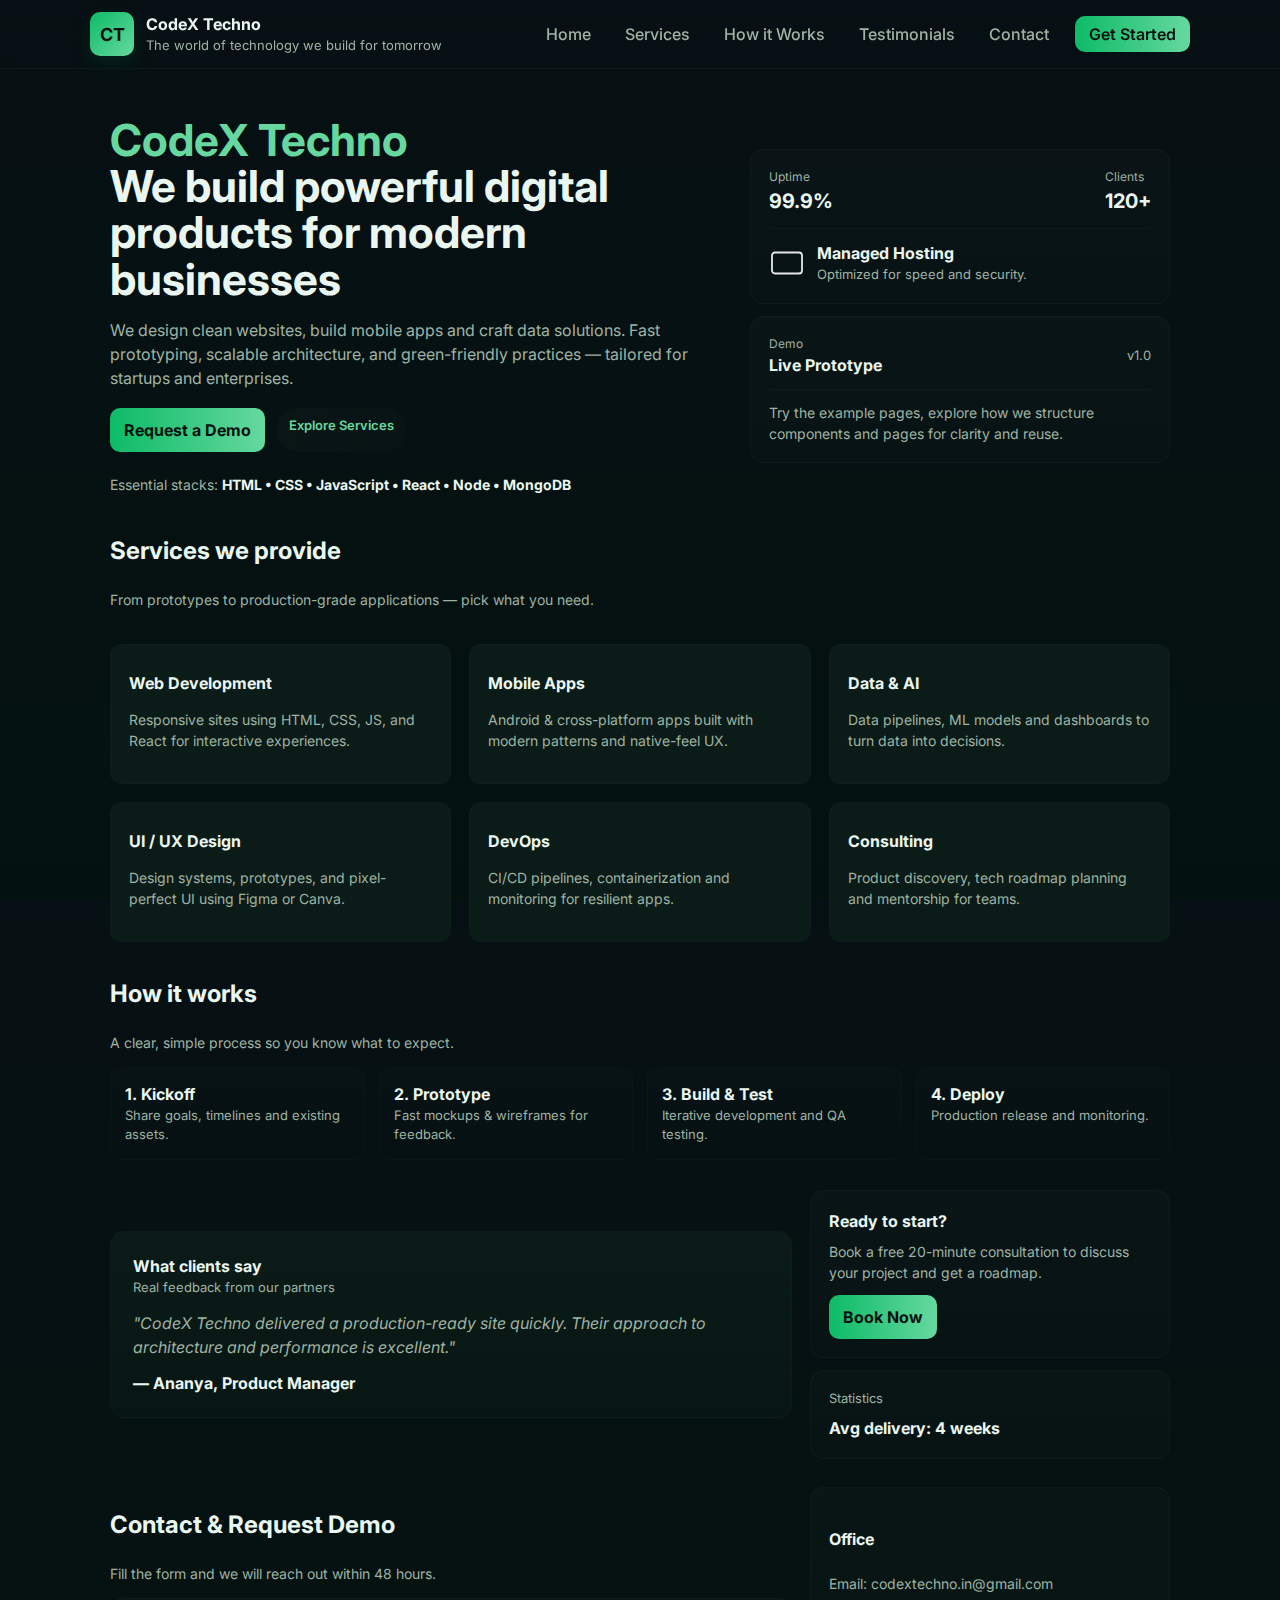
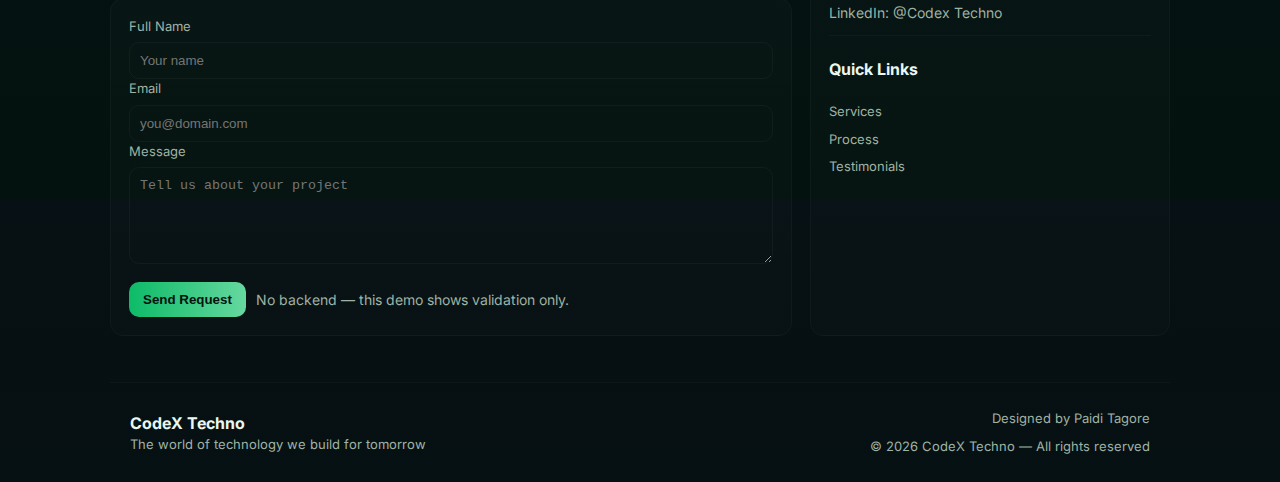
<file: index.html>
<!doctype html>
<html lang="en">
<head>
  <meta charset="utf-8" />
  <meta name="viewport" content="width=device-width,initial-scale=1" />
  <title>CodeX Techno — The world of technology we build for tomorrow</title>

  <!-- Google Font -->
  <link href="https://fonts.googleapis.com/css2?family=Inter:wght@300;400;600;700&display=swap" rel="stylesheet">

  <!-- Basic SEO -->
  <meta name="description" content="CodeX Techno — Web & App development, AI, and data solutions. The world of technology we build for tomorrow." />

  <style>
    /* -------------------------
       Variables & Global
       ------------------------- */
    :root{
      --bg:#071014;            /* dark background */
      --card:#0b1b17;          /* slightly lighter dark */
      --accent:#0dbb67;        /* green accent */
      --accent-2:#66d89f;      /* softer green */
      --muted:#9fb3a4;         /* muted text */
      --white:#eaf7f0;
      --glass: rgba(255,255,255,0.03);
      --max-width:1100px;
      --radius:12px;
    }
    *{box-sizing:border-box}
    html,body{height:100%}
    body{
      margin:0;
      font-family:Inter,system-ui,Segoe UI,Roboto,"Helvetica Neue",Arial;
      background:linear-gradient(180deg,var(--bg),#03120f);
      color:var(--white);
      -webkit-font-smoothing:antialiased;
      -moz-osx-font-smoothing:grayscale;
      line-height:1.5;
    }
    a{color:inherit;text-decoration:none}
    .container{max-width:var(--max-width);margin:0 auto;padding:0 20px;}

    /* -------------------------
       NAVBAR
       ------------------------- */
    header{
      position:sticky;top:0;z-index:999;
      backdrop-filter: blur(6px);
      background:linear-gradient(180deg, rgba(7,16,20,0.7), rgba(7,16,20,0.4));
      border-bottom:1px solid rgba(255,255,255,0.03);
    }
    .nav{display:flex;align-items:center;justify-content:space-between;padding:12px 0;}
    .brand{display:flex;gap:12px;align-items:center}
    .logo{
      width:44px;height:44px;border-radius:10px;
      display:grid;place-items:center;background:linear-gradient(135deg,var(--accent),var(--accent-2));
      color:#03120f;font-weight:700;font-size:18px;box-shadow:0 6px 18px rgba(11,187,103,0.12);
    }
    nav ul{display:flex;gap:18px;align-items:center;margin:0;padding:0;list-style:none}
    nav a.navlink{color:var(--muted);font-weight:500;padding:8px;border-radius:8px}
    nav a.navlink:hover{color:var(--white);background:var(--glass)}
    .cta{background:linear-gradient(90deg,var(--accent),var(--accent-2));padding:8px 14px;border-radius:10px;color:#03120f;font-weight:600}
    /* mobile */
    .burger{display:none;cursor:pointer;padding:8px;border-radius:8px}
    .burger div{width:22px;height:2px;background:var(--white);margin:4px 0;border-radius:2px}
    @media (max-width:880px){
      nav ul{display:none;flex-direction:column;gap:10px;background:transparent;padding:12px;margin-top:8px}
      .burger{display:block}
      .mobile-show{display:block}
      nav ul.show{display:flex;position:absolute;right:20px;top:72px;background:rgba(3,6,8,0.6);padding:12px;border-radius:10px;backdrop-filter: blur(6px)}
    }

    /* -------------------------
       HERO
       ------------------------- */
    .hero{padding:48px 0 28px;display:grid;grid-template-columns:1fr 420px;gap:32px;align-items:center}
    .hero-left h1{font-size:clamp(28px,4vw,44px);margin:0 0 12px;line-height:1.05}
    .tagline{color:var(--accent-2);font-weight:700}
    .hero p.lead{color:var(--muted);max-width:58ch}
    .hero-cta{margin-top:18px;display:flex;gap:12px;flex-wrap:wrap}
    .card{background:linear-gradient(180deg, rgba(255,255,255,0.02), rgba(255,255,255,0.01));padding:18px;border-radius:14px;border:1px solid rgba(255,255,255,0.03)}
    .hero-right{display:flex;flex-direction:column;gap:12px;align-items:stretch}
    .feature-mini{display:flex;align-items:center;gap:12px}
    .feature-mini svg{width:36px;height:36px;flex-shrink:0}

    @media (max-width:880px){
      .hero{grid-template-columns:1fr; padding:28px 0}
      .hero-right{order:2}
    }

    /* -------------------------
       FEATURES / SERVICES
       ------------------------- */
    .grid{display:grid;grid-template-columns:repeat(3,1fr);gap:18px;margin:34px 0}
    .service{padding:18px;border-radius:12px;background:var(--card);border:1px solid rgba(255,255,255,0.02)}
    .service h4{margin:8px 0 6px}
    .service p{color:var(--muted);font-size:14px}
    @media (max-width:1100px){ .grid{grid-template-columns:repeat(2,1fr)} }
    @media (max-width:640px){ .grid{grid-template-columns:1fr} }

    /* -------------------------
       HOW IT WORKS
       ------------------------- */
    .steps{display:flex;gap:14px;flex-wrap:wrap;margin-top:10px}
    .step{flex:1 1 220px;padding:14px;border-radius:12px;background:linear-gradient(180deg, rgba(255,255,255,0.01), rgba(255,255,255,0.005));border:1px solid rgba(255,255,255,0.02)}

    /* -------------------------
       TESTIMONIALS
       ------------------------- */
    .testimonials{display:grid;grid-template-columns:1fr 360px;gap:18px;align-items:center;margin-top:30px}
    .quote{font-style:italic;color:var(--muted)}
    .card-big{padding:22px;border-radius:14px;background:linear-gradient(180deg,var(--card),rgba(11,27,21,0.6));border:1px solid rgba(255,255,255,0.02)}

    @media (max-width:880px){ .testimonials{grid-template-columns:1fr} }

    /* -------------------------
       CONTACT
       ------------------------- */
    .contact-row{display:grid;grid-template-columns:1fr 360px;gap:18px;margin-top:28px}
    .contact-form label{display:block;font-size:13px;margin-bottom:6px;color:var(--muted)}
    .contact-form input,.contact-form textarea{
      width:100%;padding:10px;border-radius:10px;border:1px solid rgba(255,255,255,0.04);background:transparent;color:var(--white);resize:vertical
    }
    .btn{display:inline-block;padding:10px 14px;border-radius:10px;background:linear-gradient(90deg,var(--accent),var(--accent-2));color:#03120f;font-weight:700;border:none;cursor:pointer}
    .muted{color:var(--muted);font-size:14px}

    /* -------------------------
       FOOTER
       ------------------------- */
    footer{margin-top:46px;padding:26px 0;border-top:1px solid rgba(255,255,255,0.03)}
    .footer-grid{display:flex;justify-content:space-between;gap:18px;align-items:center}
    @media (max-width:640px){ .footer-grid{flex-direction:column;align-items:flex-start} }

    /* small utilities */
    .pill{background:linear-gradient(90deg,rgba(255,255,255,0.02),rgba(255,255,255,0.01));padding:8px 12px;border-radius:999px;font-weight:600;font-size:13px;color:var(--accent-2)}
    .small{font-size:13px;color:var(--muted)}
  </style>
</head>
<body>

  <!-- NAV / HEADER -->
  <header>
    <div class="container nav">
      <div class="brand">
        <div class="logo" aria-hidden="true">CT</div>
        <div>
          <div style="font-weight:700">CodeX Techno</div>
          <div class="small">The world of technology we build for tomorrow</div>
        </div>
      </div>

      <nav>
        <div class="burger" id="burger" aria-label="menu" title="Open menu" tabindex="0">
          <div></div><div></div><div></div>
        </div>
        <ul id="navlist">
          <li><a class="navlink" href="#home">Home</a></li>
          <li><a class="navlink" href="#services">Services</a></li>
          <li><a class="navlink" href="#how">How it Works</a></li>
          <li><a class="navlink" href="#testimonials">Testimonials</a></li>
          <li><a class="navlink" href="#contact">Contact</a></li>
          <li><a class="cta" href="#contact">Get Started</a></li>
        </ul>
      </nav>
    </div>
  </header>

  <!-- HERO -->
  <main class="container" id="home">
    <section class="hero">
      <div class="hero-left">
        <h1><span class="tagline">CodeX Techno</span><br>We build powerful digital products for modern businesses</h1>
        <p class="lead">We design clean websites, build mobile apps and craft data solutions. Fast prototyping, scalable architecture, and green-friendly practices — tailored for startups and enterprises.</p>

        <div class="hero-cta">
          <a class="btn" href="#contact">Request a Demo</a>
          <a class="pill" href="#services">Explore Services</a>
        </div>

        <div style="margin-top:22px;color:var(--muted);font-size:14px">Essential stacks: <strong style="color:var(--white)">HTML • CSS • JavaScript • React • Node • MongoDB</strong></div>
      </div>

      <aside class="hero-right">
        <div class="card">
          <div style="display:flex;justify-content:space-between;align-items:center">
            <div>
              <div style="font-size:12px;color:var(--muted)">Uptime</div>
              <div style="font-weight:700;font-size:20px">99.9%</div>
            </div>
            <div>
              <div style="font-size:12px;color:var(--muted)">Clients</div>
              <div style="font-weight:700;font-size:20px">120+</div>
            </div>
          </div>
          <hr style="border:none;border-top:1px solid rgba(255,255,255,0.03);margin:12px 0">
          <div class="feature-mini">
            <!-- simple svg icon -->
            <svg viewBox="0 0 24 24" fill="none" xmlns="http://www.w3.org/2000/svg"><rect width="20" height="14" x="2" y="5" rx="2" stroke="white" stroke-opacity="0.9" stroke-width="1.2"/></svg>
            <div>
              <div style="font-weight:700">Managed Hosting</div>
              <div style="color:var(--muted);font-size:13px">Optimized for speed and security.</div>
            </div>
          </div>
        </div>

        <div class="card" aria-hidden="false" role="region">
          <div style="display:flex;justify-content:space-between;align-items:center">
            <div>
              <div style="font-size:12px;color:var(--muted)">Demo</div>
              <div style="font-weight:700">Live Prototype</div>
            </div>
            <div class="small">v1.0</div>
          </div>
          <hr style="border:none;border-top:1px solid rgba(255,255,255,0.03);margin:12px 0">
          <div class="muted">Try the example pages, explore how we structure components and pages for clarity and reuse.</div>
        </div>
      </aside>
    </section>

    <!-- SERVICES / FEATURES -->
    <section id="services">
      <h2 style="margin-top:10px">Services we provide</h2>
      <p class="muted">From prototypes to production-grade applications — pick what you need.</p>

      <div class="grid" aria-hidden="false">
        <div class="service">
          <h4>Web Development</h4>
          <p>Responsive sites using HTML, CSS, JS, and React for interactive experiences.</p>
        </div>
        <div class="service">
          <h4>Mobile Apps</h4>
          <p>Android & cross-platform apps built with modern patterns and native-feel UX.</p>
        </div>
        <div class="service">
          <h4>Data & AI</h4>
          <p>Data pipelines, ML models and dashboards to turn data into decisions.</p>
        </div>
        <div class="service">
          <h4>UI / UX Design</h4>
          <p>Design systems, prototypes, and pixel-perfect UI using Figma or Canva.</p>
        </div>
        <div class="service">
          <h4>DevOps</h4>
          <p>CI/CD pipelines, containerization and monitoring for resilient apps.</p>
        </div>
        <div class="service">
          <h4>Consulting</h4>
          <p>Product discovery, tech roadmap planning and mentorship for teams.</p>
        </div>
      </div>
    </section>

    <!-- HOW IT WORKS -->
    <section id="how">
      <h2>How it works</h2>
      <p class="muted">A clear, simple process so you know what to expect.</p>
      <div class="steps">
        <div class="step card">
          <strong>1. Kickoff</strong><div class="small">Share goals, timelines and existing assets.</div>
        </div>
        <div class="step card">
          <strong>2. Prototype</strong><div class="small">Fast mockups & wireframes for feedback.</div>
        </div>
        <div class="step card">
          <strong>3. Build & Test</strong><div class="small">Iterative development and QA testing.</div>
        </div>
        <div class="step card">
          <strong>4. Deploy</strong><div class="small">Production release and monitoring.</div>
        </div>
      </div>
    </section>

    <!-- TESTIMONIALS -->
    <section id="testimonials" class="testimonials">
      <div class="card-big">
        <div style="display:flex;justify-content:space-between;align-items:center">
          <div>
            <strong>What clients say</strong>
            <div class="small muted">Real feedback from our partners</div>
          </div>
        </div>

        <div id="testimonialText" style="margin-top:14px">
          <div class="quote">"CodeX Techno delivered a production-ready site quickly. Their approach to architecture and performance is excellent."</div>
          <div style="margin-top:12px;font-weight:700">— Ananya, Product Manager</div>
        </div>
      </div>

      <aside>
        <div class="card">
          <strong>Ready to start?</strong>
          <div class="muted" style="margin-top:8px">Book a free 20-minute consultation to discuss your project and get a roadmap.</div>
          <div style="margin-top:12px">
            <a class="btn" href="#contact">Book Now</a>
          </div>
        </div>

        <div style="margin-top:12px" class="card">
          <div class="small muted">Statistics</div>
          <div style="margin-top:8px;font-weight:700">Avg delivery: 4 weeks</div>
        </div>
      </aside>
    </section>

    <!-- CONTACT -->
    <section id="contact" class="contact-row">
      <div>
        <h2>Contact & Request Demo</h2>
        <p class="muted">Fill the form and we will reach out within 48 hours.</p>

        <form class="contact-form card" id="contactForm" onsubmit="return handleForm(event)" style="margin-top:12px">
          <label for="name">Full Name</label>
          <input id="name" name="name" placeholder="Your name" required>

          <label for="email">Email</label>
          <input id="email" name="email" type="email" placeholder="you@domain.com" required>

          <label for="message">Message</label>
          <textarea id="message" name="message" rows="5" placeholder="Tell us about your project" required></textarea>

          <div style="margin-top:12px;display:flex;gap:10px;align-items:center">
            <button class="btn" type="submit">Send Request</button>
            <div class="muted" id="formNote">No backend — this demo shows validation only.</div>
          </div>
        </form>
      </div>

      <aside class="card">
        <h4>Office</h4>
        <div class="muted">Email: codextechno.in@gmail.com</div>
        <div style="margin-top:8px" class="muted">LinkedIn: @Codex Techno</div>

        <hr style="border:none;border-top:1px solid rgba(255,255,255,0.03);margin:12px 0">

        <h4>Quick Links</h4>
        <div style="display:flex;flex-direction:column;gap:8px;margin-top:8px">
          <a class="small" href="#services">Services</a>
          <a class="small" href="#how">Process</a>
          <a class="small" href="#testimonials">Testimonials</a>
        </div>
      </aside>
    </section>

    <!-- FOOTER -->
    <footer>
      <div class="container footer-grid">
        <div>
          <div style="font-weight:700">CodeX Techno</div>
          <div class="small muted">The world of technology we build for tomorrow</div>
        </div>

        <div style="text-align:right">
          <div class="small muted">Designed by Paidi Tagore</div>
          <div style="margin-top:8px" class="small muted">© <span id="year"></span> CodeX Techno — All rights reserved</div>
        </div>
      </div>
    </footer>
  </main>

  <script>
    // Basic JS to power interactive bits
    (function(){
      // set year in footer
      document.getElementById('year').innerText = new Date().getFullYear();

      // mobile nav toggle
      const burger = document.getElementById('burger');
      const navlist = document.getElementById('navlist');
      burger.addEventListener('click', ()=> navlist.classList.toggle('show'));
      burger.addEventListener('keypress', (e)=> { if(e.key === 'Enter') navlist.classList.toggle('show') });

      // smooth scroll for internal links
      document.querySelectorAll('a.navlink, a.pill, a.btn').forEach(a=>{
        if(!a.hash) return;
        a.addEventListener('click', (e)=>{
          // let default anchor behavior if external
        });
      });

      // demo testimonial rotate
      const testimonials = [
        {text:'"CodeX Techno delivered a production-ready site quickly. Their performance tuning was impressive."', author:'— Ananya, Product Manager'},
        {text:'"Great communication & fast iterations. Our prototype turned into a live app in weeks."', author:'— Rajesh, Startup Founder'},
        {text:'"They helped structure our data pipeline and dashboards — made decisions easier."', author:'— Mira, Data Lead'}
      ];
      let tIndex=0;
      setInterval(()=>{
        tIndex=(tIndex+1) % testimonials.length;
        const el = document.getElementById('testimonialText');
        el.innerHTML = '<div class="quote">'+testimonials[tIndex].text+'</div><div style="margin-top:12px;font-weight:700">'+testimonials[tIndex].author+'</div>';
      }, 4500);

      // form handler (frontend only)
      window.handleForm = function(e){
        e.preventDefault();
        const name = document.getElementById('name').value.trim();
        const email = document.getElementById('email').value.trim();
        const message = document.getElementById('message').value.trim();
        if(!name || !email || !message){
          alert('Please complete all fields.');
          return false;
        }
        // Basic email regex check
        const re = /^[^\\s@]+@[^\\s@]+\\.[^\\s@]+$/;
        if(!re.test(email)){
          alert('Please enter a valid email address.');
          return false;
        }
        // Since no backend in this demo, show success and clear form
        alert('Thanks, ' + name + '! Your request has been recorded (demo).');
        document.getElementById('contactForm').reset();
        return false;
      };
    })();
  </script>
</body>
</html>
</file>
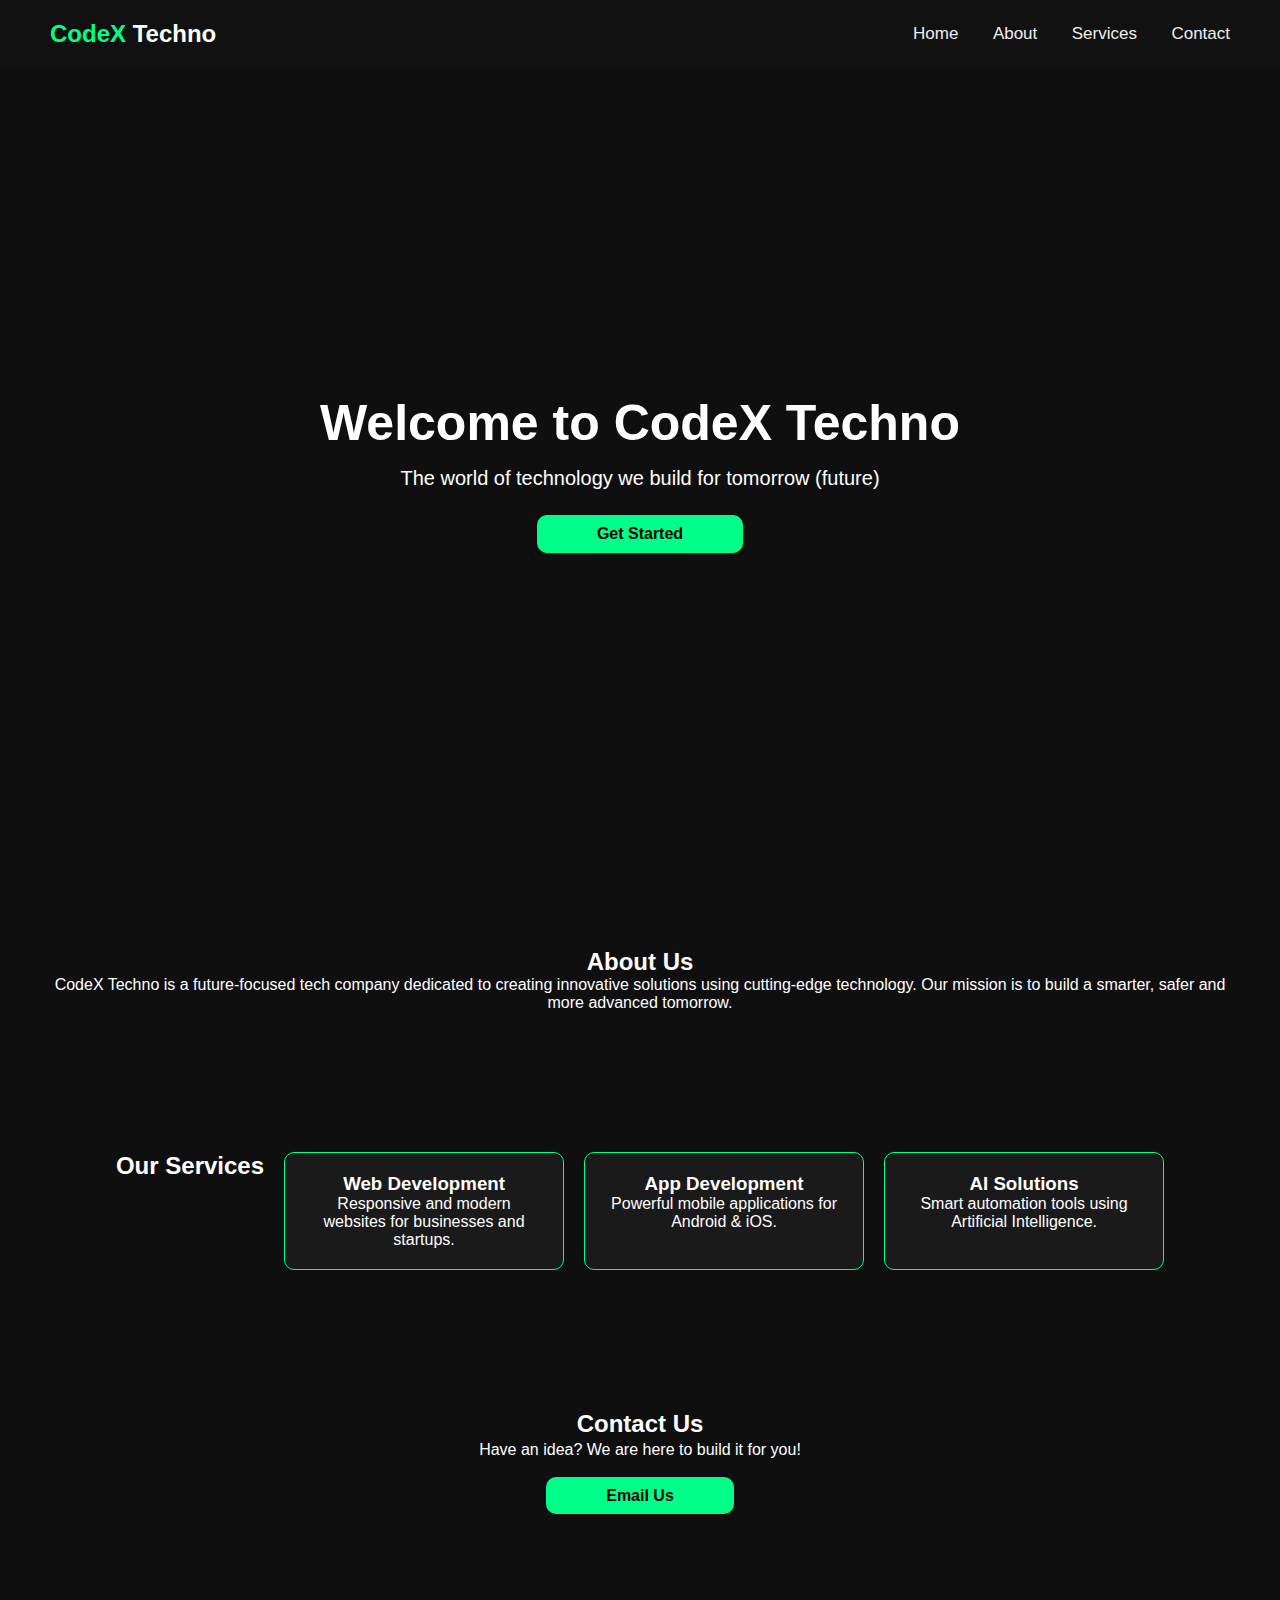
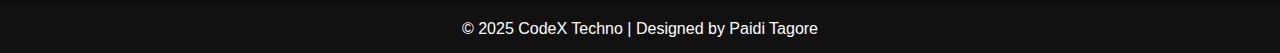
<file: interface/index.html>
<!DOCTYPE html>
<html lang="en">
<head>
    <meta charset="UTF-8">
    <meta name="viewport" content="width=device-width, initial-scale=1.0">
    <title>CodeX Techno</title>
    <link rel="stylesheet" href="/styles.css">
</head>
<body>

    <!-- Navigation Bar -->
    <header>
        <div class="logo">CodeX <span>Techno</span></div>
        <nav>
            <a href="#home">Home</a>
            <a href="#about">About</a>
            <a href="#services">Services</a>
            <a href="#contact">Contact</a>
        </nav>
    </header>

    <!-- Hero Section -->
    <section id="home" class="hero">
        <h1>Welcome to CodeX Techno</h1>
        <p>The world of technology we build for tomorrow (future)</p>
        <a href="#contact" class="btn">Get Started</a>
    </section>

    <!-- About Section -->
    <section id="about" class="about">
        <h2>About Us</h2>
        <p>
            CodeX Techno is a future-focused tech company dedicated to creating innovative
            solutions using cutting-edge technology. Our mission is to build a smarter,
            safer and more advanced tomorrow.
        </p>
    </section>

    <!-- Services Section -->
    <section id="services" class="services">
        <h2>Our Services</h2>
        <div class="service-box">
            <h3>Web Development</h3>
            <p>Responsive and modern websites for businesses and startups.</p>
        </div>
        <div class="service-box">
            <h3>App Development</h3>
            <p>Powerful mobile applications for Android & iOS.</p>
        </div>
        <div class="service-box">
            <h3>AI Solutions</h3>
            <p>Smart automation tools using Artificial Intelligence.</p>
        </div>
    </section>

    <!-- Contact Section -->
    <section id="contact" class="contact">
        <h2>Contact Us</h2>
        <p>
            Have an idea? We are here to build it for you!
        </p>
        <a href="mailto:example@email.com" class="btn">Email Us</a>
    </section>

    <!-- Footer -->
    <footer>
        <p>© 2025 CodeX Techno | Designed by Paidi Tagore</p>
    </footer>

</body>
</html>
</file>
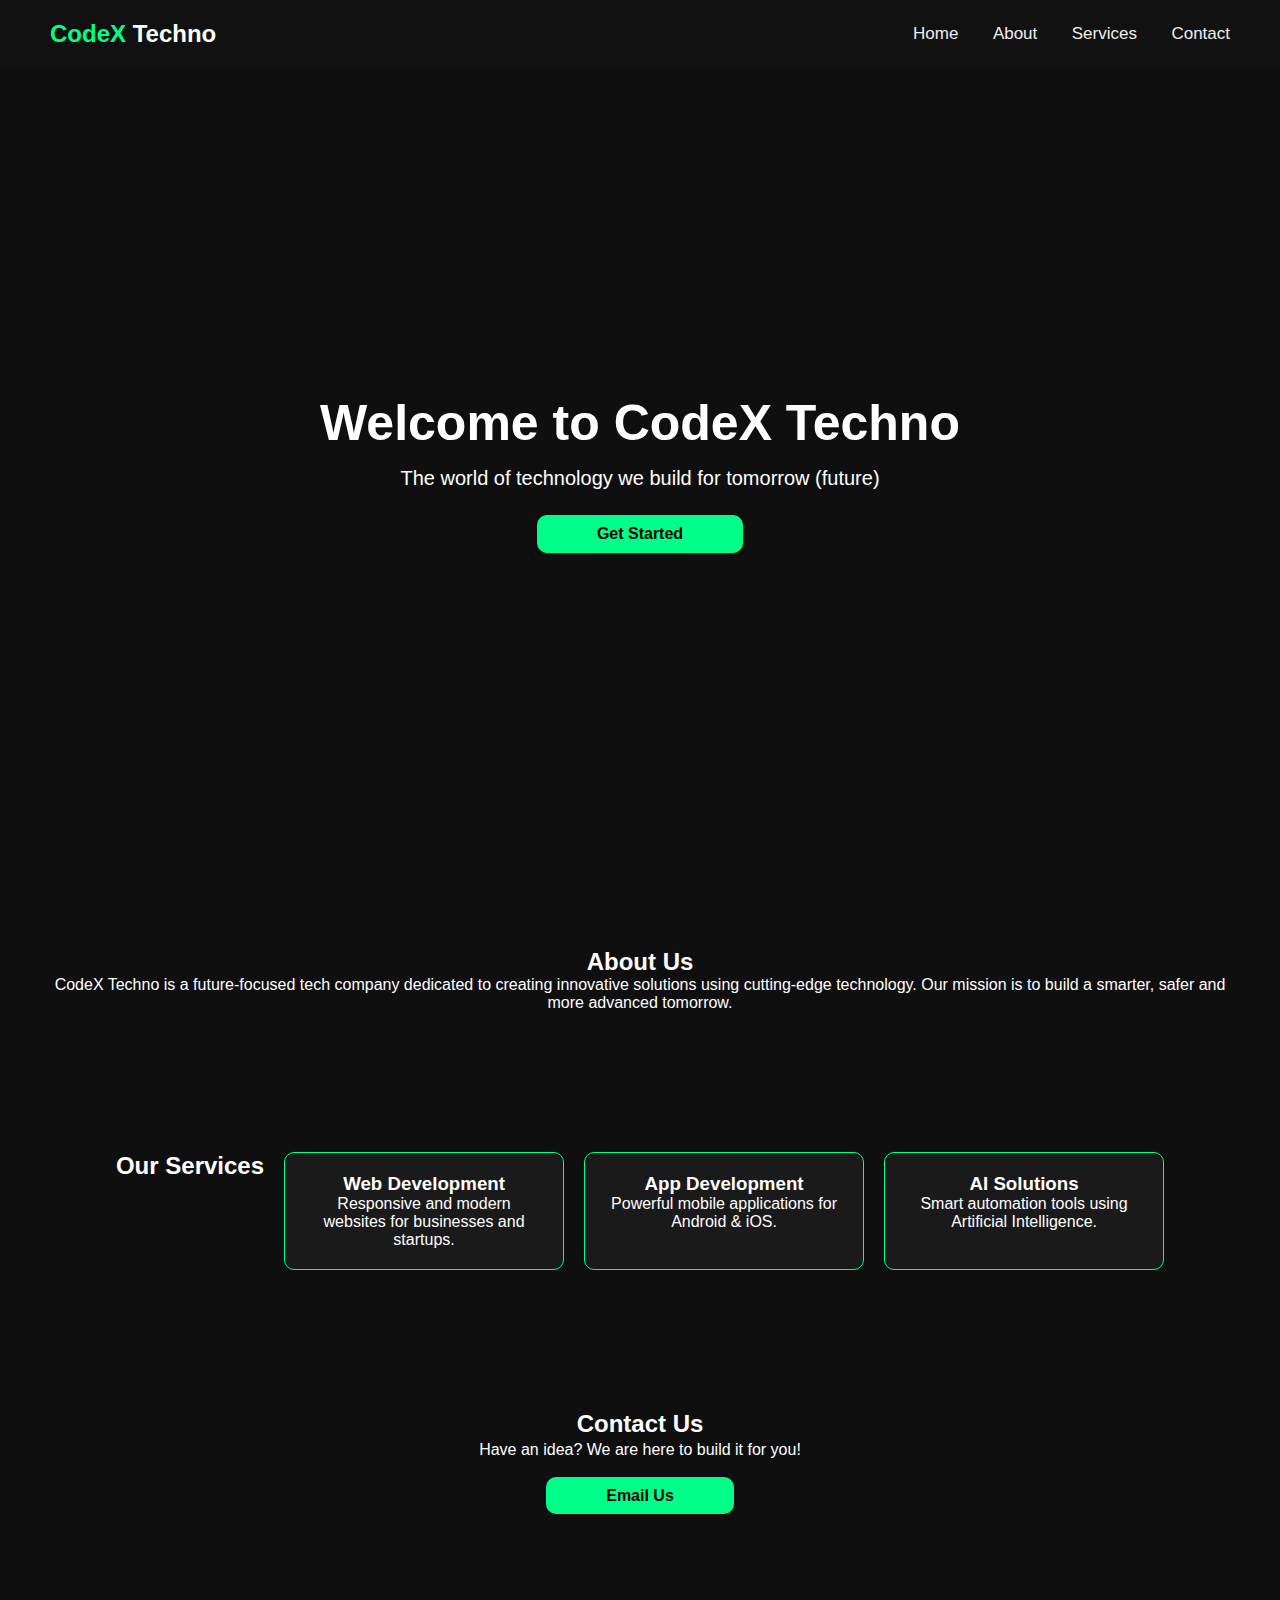
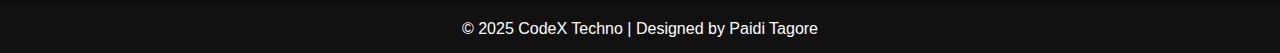
<file: codex/interface/index.html>
<!DOCTYPE html>
<html lang="en">
<head>
    <meta charset="UTF-8">
    <meta name="viewport" content="width=device-width, initial-scale=1.0">
    <title>CodeX Techno</title>
    <link rel="stylesheet" href="/styles.css">
</head>
<body>

    <!-- Navigation Bar -->
    <header>
        <div class="logo">CodeX <span>Techno</span></div>
        <nav>
            <a href="#home">Home</a>
            <a href="#about">About</a>
            <a href="#services">Services</a>
            <a href="#contact">Contact</a>
        </nav>
    </header>

    <!-- Hero Section -->
    <section id="home" class="hero">
        <h1>Welcome to CodeX Techno</h1>
        <p>The world of technology we build for tomorrow (future)</p>
        <a href="#contact" class="btn">Get Started</a>
    </section>

    <!-- About Section -->
    <section id="about" class="about">
        <h2>About Us</h2>
        <p>
            CodeX Techno is a future-focused tech company dedicated to creating innovative
            solutions using cutting-edge technology. Our mission is to build a smarter,
            safer and more advanced tomorrow.
        </p>
    </section>

    <!-- Services Section -->
    <section id="services" class="services">
        <h2>Our Services</h2>
        <div class="service-box">
            <h3>Web Development</h3>
            <p>Responsive and modern websites for businesses and startups.</p>
        </div>
        <div class="service-box">
            <h3>App Development</h3>
            <p>Powerful mobile applications for Android & iOS.</p>
        </div>
        <div class="service-box">
            <h3>AI Solutions</h3>
            <p>Smart automation tools using Artificial Intelligence.</p>
        </div>
    </section>

    <!-- Contact Section -->
    <section id="contact" class="contact">
        <h2>Contact Us</h2>
        <p>Have an idea? We are here to build it for you!</p>
        <a href="mailto:example@email.com" class="btn">Email Us</a>
    </section>

    <!-- Footer -->
    <footer>
        <p>© 2025 CodeX Techno | Designed by Paidi Tagore</p>
    </footer>

</body>
</html>
</file>
<file: styles.css>
* {
    margin: 0;
    padding: 0;
    box-sizing: border-box;
    font-family: Arial, sans-serif;
}

body {
    background: #0f0f0f;
    color: white;
}

/* Header / Navigation */
header {
    display: flex;
    justify-content: space-between;
    align-items: center;
    padding: 20px 50px;
    background: #111;
    position: sticky;
    top: 0;
}

.logo {
    font-size: 24px;
    font-weight: bold;
    color: #00ff88;
}

.logo span {
    color: #ffffff;
}

nav a {
    margin-left: 30px;
    text-decoration: none;
    color: #eee;
    font-size: 17px;
    transition: 0.3s;
}

nav a:hover {
   
    color: #00ff88;
}

/* Hero Section */
.hero {
    height: 90vh;
    display: flex;
    flex-direction: column;
    justify-content: center;
    align-items: center;
    background: url('https://images.unsplash.com/photo-1518770660439-4636190af475?auto=format&fit=crop&w=1200&q=80');
    background-size: cover;
    background-position: center;
    text-align: center;
}

.hero h1 {
    font-size: 50px;
    margin-bottom: 15px;
}

.hero p {
    font-size: 20px;
    margin-bottom: 25px;
}

.btn {
    padding: 10px 60px;
    background: #00ff88;
    color: black;
    text-decoration: none;
    font-weight: bold;
    border-radius: 10px;
    transition: 0.3s;
}

.btn:hover {
    background: #00995f;
}

/* Sections */
section {
    padding: 70px 50px;
    text-align: center;
}

.services {
    display: flex;
    gap: 20px;
    justify-content: center;
}

.service-box {
    width: 280px;
    background: #1a1a1a;
    padding: 20px;
    border-radius: 10px;
    border: 1px solid #00ff88;
}

/* Footer */
footer {
    background: #111;
    text-align: center;
    padding: 15px;
    margin-top: 30px;
}
.contact p {
    margin-bottom: 25px;
    padding: 0 20px;
    max-width: 600px;
    margin-left: auto;
    margin-right: auto;
    line-height: 1.5;
    text-align: center;
}
</file>
